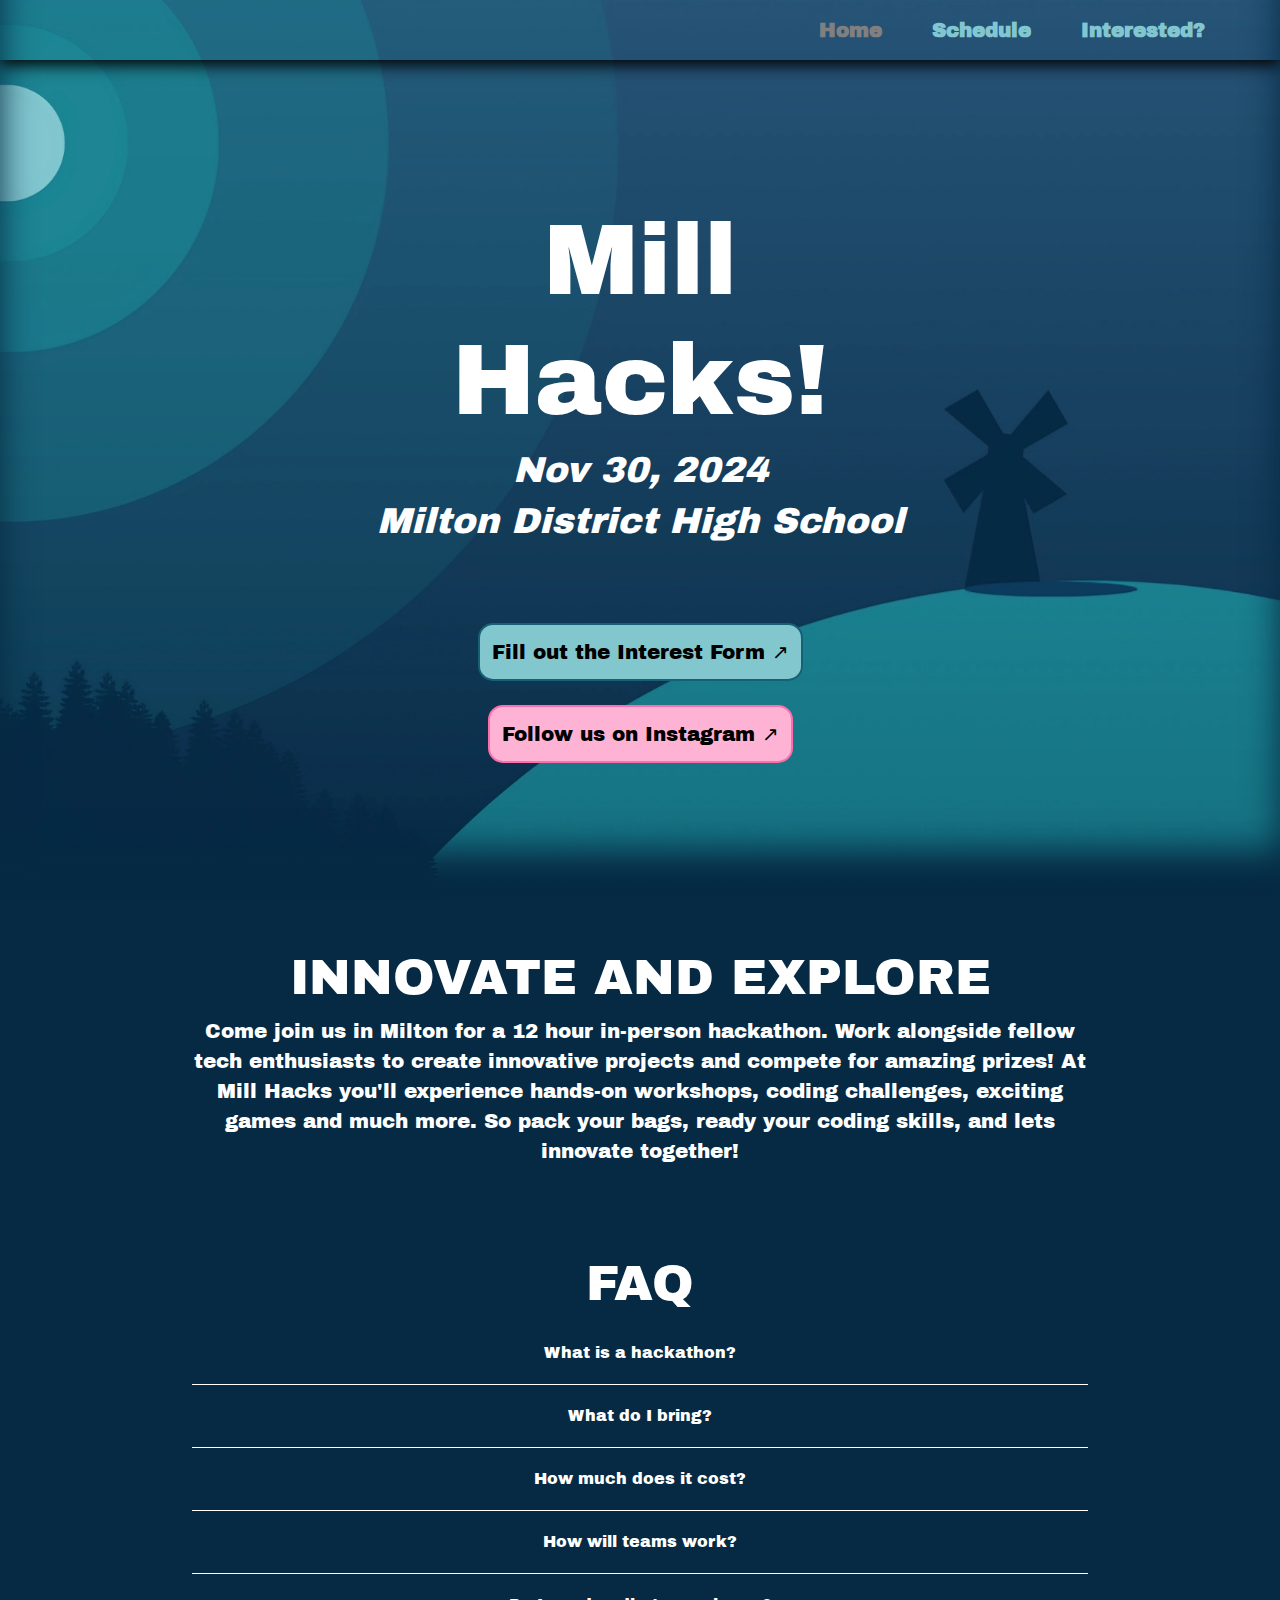
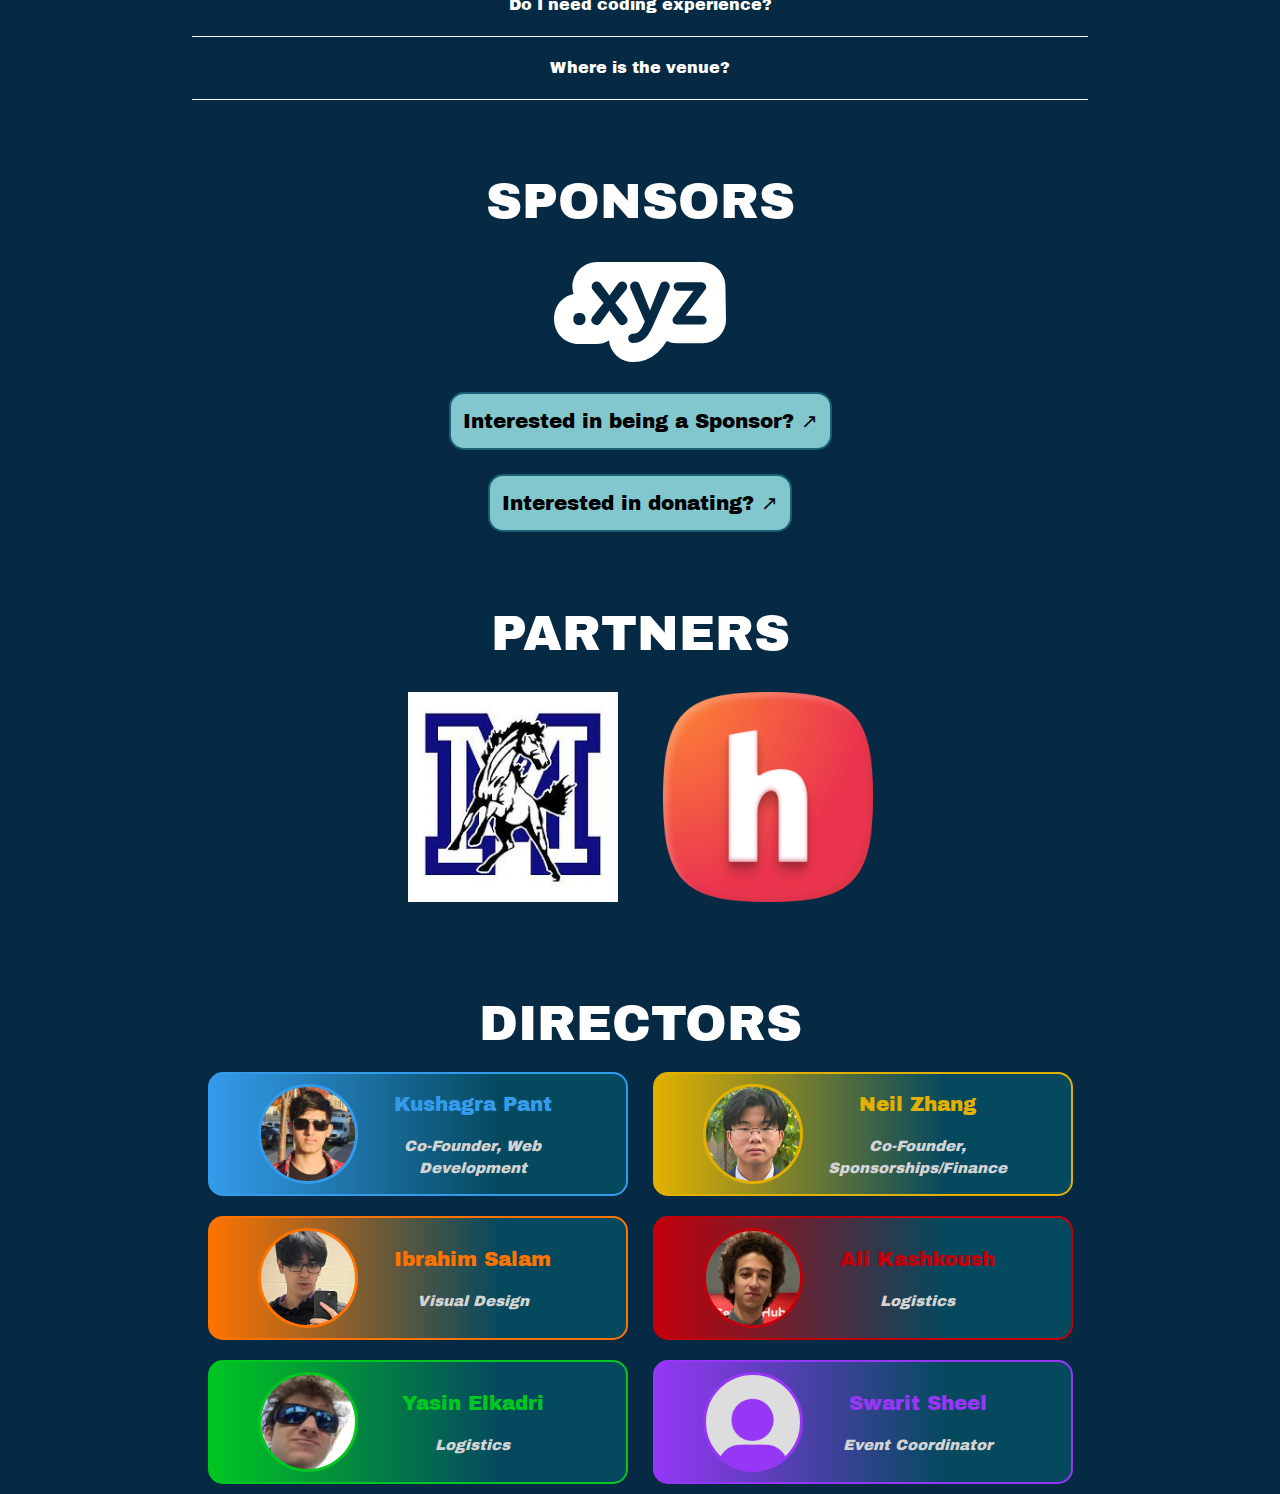
<file: index.html>
<!DOCTYPE html>
<html>
  <head>
    <title>Mill Hacks - A Hackathon Based in Milton, Ontario</title>
    <link rel="icon" href="favicon.png" type="image/png">
    <meta name="viewport" content="width=device-width, initial-scale=1.0">
    <link rel="stylesheet" href="https://cdn.jsdelivr.net/npm/bootstrap@4.0.0/dist/css/bootstrap.min.css"
      integrity="sha384-Gn5384xqQ1aoWXA+058RXPxPg6fy4IWvTNh0E263XmFcJlSAwiGgFAW/dAiS6JXm" crossorigin="anonymous">
    <link href="https://fonts.googleapis.com/css2?family=Archivo+Black&display=swap" rel="stylesheet">
    <link href="https://fonts.googleapis.com/css2?family=Archivo:ital,wght@0,100..900;1,100..900&display=swap"
      rel="stylesheet">
    <link rel="stylesheet" href="millhacks.css">
    </style>
  </head>
  
  <body onload="load()">
    <script src="https://code.jquery.com/jquery-3.2.1.slim.min.js"
      integrity="sha384-KJ3o2DKtIkvYIK3UENzmM7KCkRr/rE9/Qpg6aAZGJwFDMVNA/GpGFF93hXpG5KkN"
      crossorigin="anonymous"></script>
    <script src="https://cdn.jsdelivr.net/npm/popper.js@1.12.9/dist/umd/popper.min.js"
      integrity="sha384-ApNbgh9B+Y1QKtv3Rn7W3mgPxhU9K/ScQsAP7hUibX39j7fakFPskvXusvfa0b4Q"
      crossorigin="anonymous"></script>
    <script src="https://cdn.jsdelivr.net/npm/bootstrap@4.0.0/dist/js/bootstrap.min.js"
      integrity="sha384-JZR6Spejh4U02d8jOt6vLEHfe/JQGiRRSQQxSfFWpi1MquVdAyjUar5+76PVCmYl"
      crossorigin="anonymous"></script>
    <script src="script.js"></script>
  
    <div id="titlepage">
      <div class="star-container" id="star-container"></div>
      <div id="titleforeground">
        <nav>
          <a href="https://www.instagram.com/mill_hacks_" target="_blank">
            <div class="navbutton" id="ig"></div>
          </a>
          <a href="https://forms.gle/Mr39U2jopNAYu6jJ9" target="_blank">
            <div class="navbutton">Interested?</div>
          </a>
          <a href="millschedule.html">
            <div class="navbutton">Schedule</div>
          </a>
          <div class="navbutton">Home</div>
        </nav>
        <div id="titlecontainer">
          <div id="titleinner">
            <h1 class="title">Mill<br>Hacks!</h1>
            <h1 class="title subtitle">Nov 30, 2024</h1>
            <h1 class="title subtitle">Milton District High School</h1>
            <br> <br> <br>
            <a href="https://forms.gle/Mr39U2jopNAYu6jJ9" target="_blank">
              <button class="interestbutton">Fill out the Interest Form ↗</button>
            </a>
            <br> <br>
            <a href="https://www.instagram.com/mill_hacks_" target="_blank">
              <button class="interestbutton" id="ig">Follow us on Instagram ↗</button>
            </a>
          </div>
        </div>
      </div>
    </div>
  
    <div id="container">
      <br> <br>
      <h2>INNOVATE AND EXPLORE</h2>
      <p>Come join us in Milton for a 12 hour in-person hackathon. Work alongside fellow tech enthusiasts to create
        innovative projects and compete for amazing prizes! At Mill Hacks you'll experience hands-on workshops, coding
        challenges, exciting games and much more. So pack your bags, ready your coding skills, and lets innovate together!
      </p>
      <br> <br> <br>
      <h2>FAQ</h2>
  
      <div id="accordion">
        <div class="card">
          <div class="card-header" id="headingOne">
            <h5 class="mb-0">
              <button class="btn btn-link" data-toggle="collapse" data-target="#collapseOne" aria-expanded="true"
                aria-controls="collapseOne">
                What is a hackathon?
              </button>
            </h5>
          </div>
          <div id="collapseOne" class="collapse hide" aria-labelledby="headingOne" data-parent="#accordion">
            <div class="card-body">
              A hackathon is an event where people come together in teams to brainstorm, develop and showcase their
              projects and solutions to a topic. At Mill Hacks, the topic will revelead day of, so be prepared for
              anything!
            </div>
          </div>
        </div>
  
        <div class="card">
          <div class="card-header" id="headingTwo">
            <h5 class="mb-0">
              <button class="btn btn-link" data-toggle="collapse" data-target="#collapseTwo" aria-expanded="true"
                aria-controls="collapseTwo">
                What do I bring?
              </button>
            </h5>
          </div>
          <div id="collapseTwo" class="collapse hide" aria-labelledby="headingTwo" data-parent="#accordion">
            <div class="card-body">
              Bring your laptop, charger, a water bottle, and your winner mindset!
            </div>
          </div>
        </div>
  
        <div class="card">
          <div class="card-header" id="headingThree">
            <h5 class="mb-0">
              <button class="btn btn-link" data-toggle="collapse" data-target="#collapseThree" aria-expanded="true"
                aria-controls="collapseThree">
                How much does it cost?
              </button>
            </h5>
          </div>
          <div id="collapseThree" class="collapse hide" aria-labelledby="headingThree" data-parent="#accordion">
            <div class="card-body">
              Mill Hacks is completely free! We even provide lunch and dinner!
            </div>
          </div>
        </div>
  
        <div class="card">
          <div class="card-header" id="headingFour">
            <h5 class="mb-0">
              <button class="btn btn-link" data-toggle="collapse" data-target="#collapseFour" aria-expanded="true"
                aria-controls="collapseFour">
                How will teams work?
              </button>
            </h5>
          </div>
          <div id="collapseFour" class="collapse hide" aria-labelledby="headingFour" data-parent="#accordion">
            <div class="card-body">
              Your team can be a maximum of 4 people. If you don't have a team, don't worry, we'll help you find one!
            </div>
          </div>
        </div>
  
        <div class="card">
          <div class="card-header" id="headingFive">
            <h5 class="mb-0">
              <button class="btn btn-link" data-toggle="collapse" data-target="#collapseFive" aria-expanded="true"
                aria-controls="collapseFive">
                Do I need coding experience?
              </button>
            </h5>
          </div>
          <div id="collapseFive" class="collapse hide" aria-labelledby="headingFive" data-parent="#accordion">
            <div class="card-body">
              Mill Hacks is open to everyone at all skill levels! It doesn't matter if your completely unfamiliar with
              coding, we'll help you out with our workshops!
            </div>
          </div>
        </div>
  
        <div class="card">
          <div class="card-header" id="headingSix">
            <h5 class="mb-0">
              <button class="btn btn-link" data-toggle="collapse" data-target="#collapseSix" aria-expanded="true"
                aria-controls="collapseSix">
                Where is the venue?
              </button>
            </h5>
          </div>
          <div id="collapseSix" class="collapse hide" aria-labelledby="headingSix" data-parent="#accordion">
            <div class="card-body">
              The hackathon will be held at the Milton District High School in Milton, Ontario on November 30, 2024.
            </div>
          </div>
        </div>
      </div>
  
      <br><br><br>
      <h2>SPONSORS</h2>
      <div id="sponsors-container">
        <img id="logo" src="xyz-logo-white.svg" alt="xyz domains" class="sponsor bronze-sponsor">
      </div>
      <a href="emailus.html">
        <button class="interestbutton">Interested in being a Sponsor? ↗</button>
      </a>
      <br> <br>
      <a href="https://hcb.hackclub.com/donations/start/mill-hacks" target="_blank">
        <button class="interestbutton">Interested in donating? ↗</button>
      </a>

      <br><br><br><br>
      <h2>PARTNERS</h2>
      <img class="partner" src="md.jfif">
      <img class="partner" src="hack-club.png">
      
      <br><br><br><br>
      <h2>DIRECTORS</h2>
      <div class="exec-card" id="kushagra">
        <div class="exec-pfp" id="kushagra"></div>
        <div class="exec-info">
          <p id="kushagra">Kushagra Pant</p>
          <p class="exec-desc">Co-Founder, Web Development</p>
        </div>
      </div>
  
      <div class="exec-card" id="neil">
        <div class="exec-pfp" id="neil"></div>
        <div class="exec-info">
          <p id="neil">Neil Zhang</p>
          <p class="exec-desc">Co-Founder, Sponsorships/Finance</p>
        </div>
      </div>
  
      <br>
  
      <div class="exec-card" id="ibrahim">
        <div class="exec-pfp" id="ibrahim"></div>
        <div class="exec-info">
          <p id="ibrahim">Ibrahim Salam</p>
          <p class="exec-desc">Visual Design</p>
        </div>
      </div>
  
      <div class="exec-card" id="ali">
        <div class="exec-pfp" id="ali"></div>
        <div class="exec-info">
          <p id="ali">Ali Kashkoush</p>
          <p class="exec-desc">Logistics</p>
        </div>
      </div>
  
      <div class="exec-card" id="yasin">
        <div class="exec-pfp" id="yasin"></div>
        <div class="exec-info">
          <p id="yasin">Yasin Elkadri</p>
          <p class="exec-desc">Logistics</p>
        </div>
      </div>
  
      <div class="exec-card" id="swarit">
        <div class="exec-pfp" id="swarit"></div>
        <div class="exec-info">
          <p id="swarit">Swarit Sheel</p>
          <p class="exec-desc">Event Coordinator</p>
        </div>
      </div>
  </body>
</html>
</file>
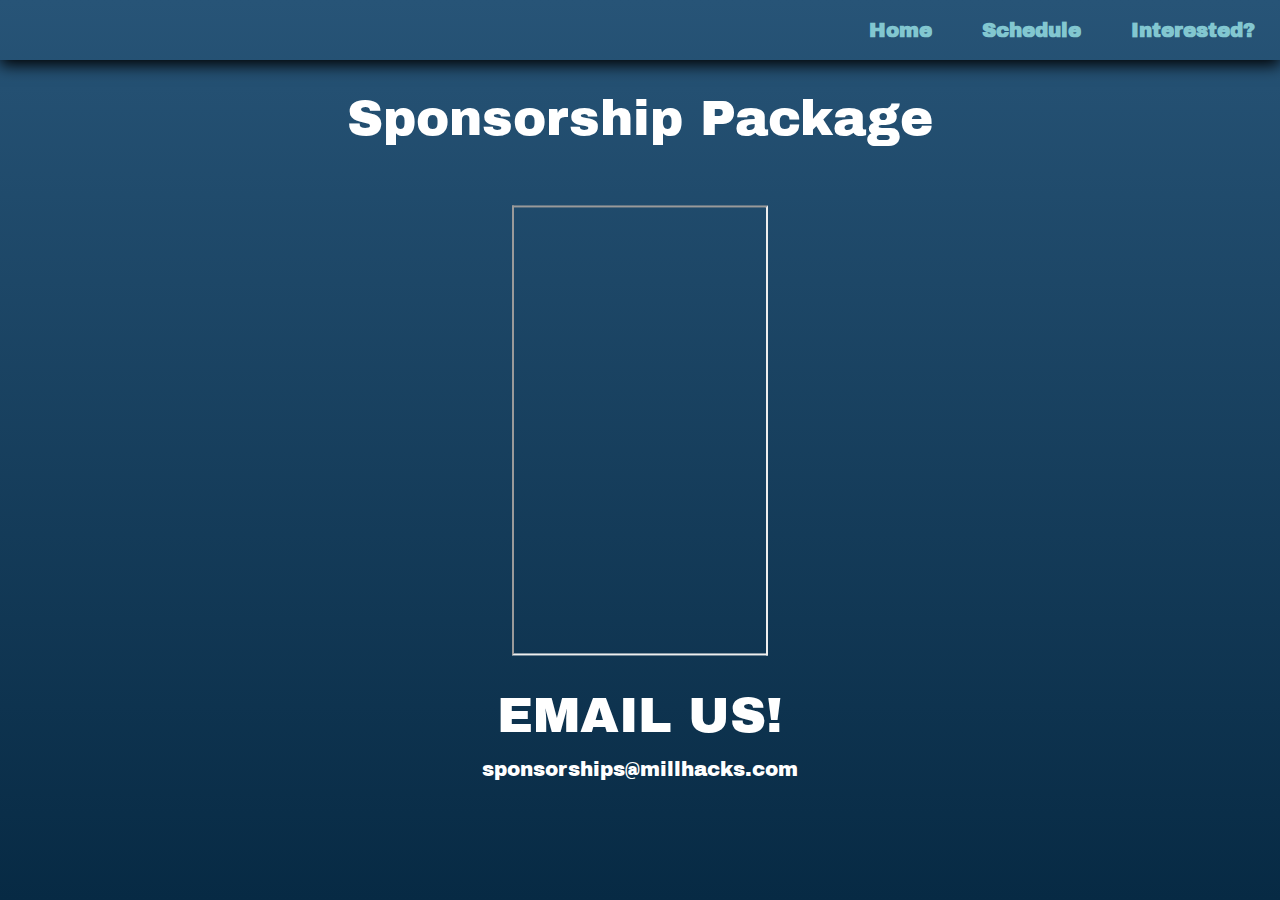
<file: emailus.html>
<!DOCTYPE html>
<html>
    <head>
        <link rel="stylesheet" href="https://cdn.jsdelivr.net/npm/bootstrap@4.0.0/dist/css/bootstrap.min.css" integrity="sha384-Gn5384xqQ1aoWXA+058RXPxPg6fy4IWvTNh0E263XmFcJlSAwiGgFAW/dAiS6JXm" crossorigin="anonymous">
        <link href="https://fonts.googleapis.com/css2?family=Archivo+Black&display=swap" rel="stylesheet">
        <link href="https://fonts.googleapis.com/css2?family=Archivo:ital,wght@0,100..900;1,100..900&display=swap" rel="stylesheet">
        <link rel="stylesheet" href="millhacks.css"></style>
    </head>
    <body id="schedule" onload="setHeight()">
        <script src="script.js"></script>
        <nav id="nav">
            <a href="https://forms.gle/Mr39U2jopNAYu6jJ9" target="_blank">
              <div class="navbutton">Interested?</div>
            </a>
            <a href="millschedule.html">
                <div class= "navbutton">Schedule</div>
            </a>
            <a href="index.html">
                <div class= "navbutton">Home</div>
            </a>
        </nav>
        <div id="titlecontainer">
            <div id="titleinner">
                <h2>Sponsorship Package</h2> <br> <br>
                <iframe id="sponsorship-package" src="Sponsorship-Package.pdf"></iframe>
                <br> <br>
                <h2>EMAIL US!</h2>
                <p>sponsorships@millhacks.com</p>
            </div>
        </div>
    </body>
</html>
</file>
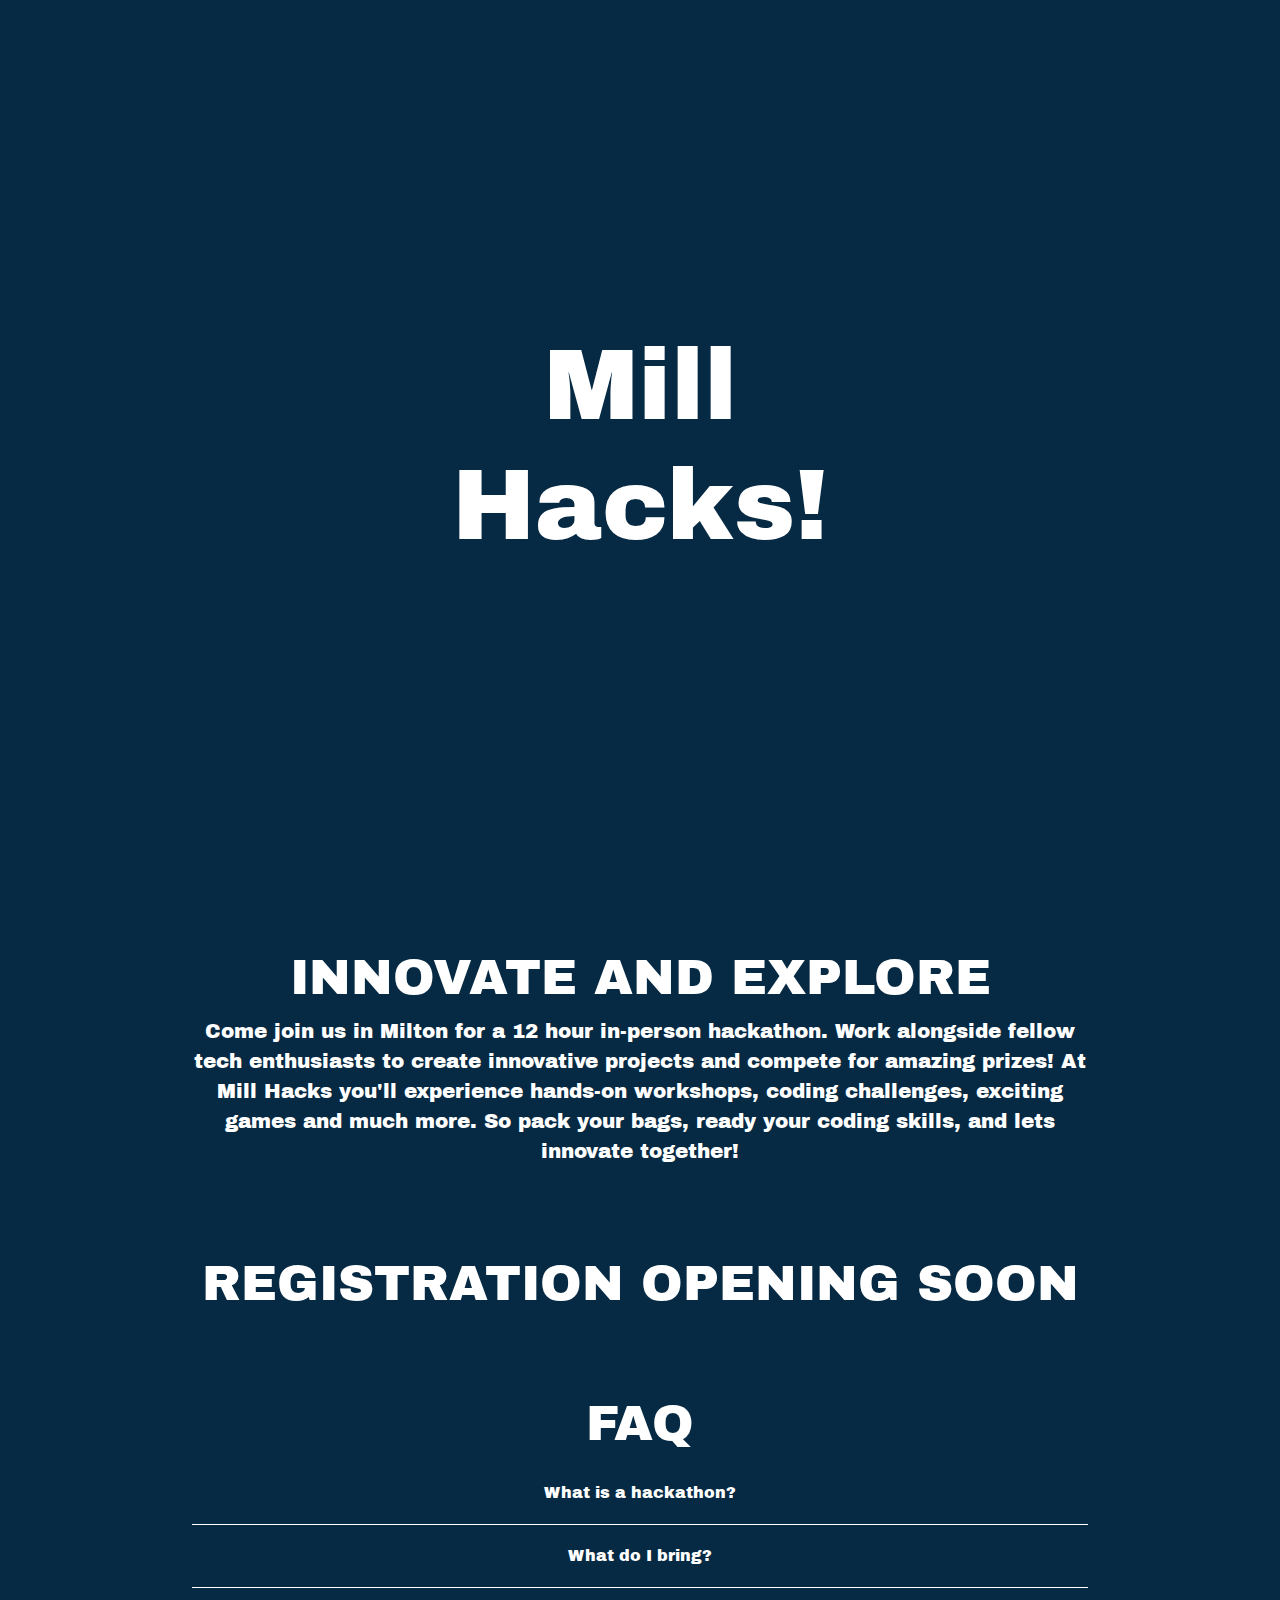
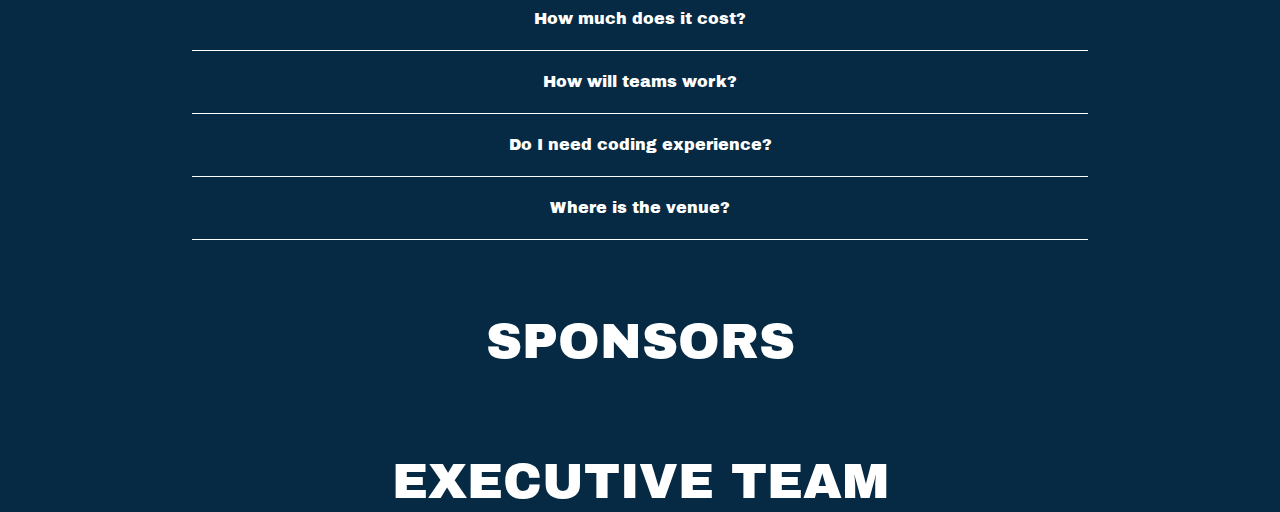
<file: millhacksreal.html>
<!DOCTYPE html>
<html>
<head>
  <link rel="stylesheet" href="https://cdn.jsdelivr.net/npm/bootstrap@4.0.0/dist/css/bootstrap.min.css" integrity="sha384-Gn5384xqQ1aoWXA+058RXPxPg6fy4IWvTNh0E263XmFcJlSAwiGgFAW/dAiS6JXm" crossorigin="anonymous">
  <link href="https://fonts.googleapis.com/css2?family=Archivo+Black&display=swap" rel="stylesheet">
  <link href="https://fonts.googleapis.com/css2?family=Archivo:ital,wght@0,100..900;1,100..900&display=swap" rel="stylesheet">
  <link rel="stylesheet" href="millhacks.css"></style>
</head>
<body>
  <script src="https://code.jquery.com/jquery-3.2.1.slim.min.js" integrity="sha384-KJ3o2DKtIkvYIK3UENzmM7KCkRr/rE9/Qpg6aAZGJwFDMVNA/GpGFF93hXpG5KkN" crossorigin="anonymous"></script>
  <script src="https://cdn.jsdelivr.net/npm/popper.js@1.12.9/dist/umd/popper.min.js" integrity="sha384-ApNbgh9B+Y1QKtv3Rn7W3mgPxhU9K/ScQsAP7hUibX39j7fakFPskvXusvfa0b4Q" crossorigin="anonymous"></script>
  <script src="https://cdn.jsdelivr.net/npm/bootstrap@4.0.0/dist/js/bootstrap.min.js" integrity="sha384-JZR6Spejh4U02d8jOt6vLEHfe/JQGiRRSQQxSfFWpi1MquVdAyjUar5+76PVCmYl" crossorigin="anonymous"></script>
    <div id="titlepage">
        <h1 class = "title">Mill<br>Hacks!</h1>
    </div>
    <div id="container">
      <br> <br>
      <h2>INNOVATE AND EXPLORE</h2>
      <p>Come join us in Milton for a 12 hour in-person hackathon. Work alongside fellow tech enthusiasts to create innovative projects and compete for amazing prizes! At Mill Hacks you'll experience hands-on workshops, coding challenges, exciting games and much more. So pack your bags, ready your coding skills, and lets innovate together!</p>
      <br> <br> <br>
      <h2>REGISTRATION OPENING SOON</h2>
      <br> <br> <br>
      <h2>FAQ</h2>

      <div id="accordion">
        <div class="card">
          <div class="card-header" id="headingOne">
            <h5 class="mb-0">
              <button class="btn btn-link" data-toggle="collapse" data-target="#collapseOne" aria-expanded="true" aria-controls="collapseOne">
                What is a hackathon?
              </button>
            </h5>
          </div>
          <div id="collapseOne" class="collapse hide" aria-labelledby="headingOne" data-parent="#accordion">
            <div class="card-body">
              A hackathon is an event where people come together in teams to brainstorm, develop and showcase their projects and solutions to a topic. At Mill Hacks, the topic will revelead day off, so be prepared for anything!
            </div>
          </div>
        </div>

        <div class="card">
          <div class="card-header" id="headingTwo">
            <h5 class="mb-0">
              <button class="btn btn-link" data-toggle="collapse" data-target="#collapseTwo" aria-expanded="true" aria-controls="collapseTwo">
                What do I bring?
              </button>
            </h5>
          </div>
          <div id="collapseTwo" class="collapse hide" aria-labelledby="headingTwo" data-parent="#accordion">
            <div class="card-body">
              Bring your laptop, charger, a water bottle, and your winner mindset!
            </div>
          </div>
        </div>

        <div class="card">
          <div class="card-header" id="headingThree">
            <h5 class="mb-0">
              <button class="btn btn-link" data-toggle="collapse" data-target="#collapseThree" aria-expanded="true" aria-controls="collapseThree">
                How much does it cost?
              </button>
            </h5>
          </div>
          <div id="collapseThree" class="collapse hide" aria-labelledby="headingThree" data-parent="#accordion">
            <div class="card-body">
              Mill Hacks is completely free! We even provide lunch and dinner!
            </div>
          </div>
        </div>

        <div class="card">
          <div class="card-header" id="headingFour">
            <h5 class="mb-0">
              <button class="btn btn-link" data-toggle="collapse" data-target="#collapseFour" aria-expanded="true" aria-controls="collapseFour">
                How will teams work?
              </button>
            </h5>
          </div>
          <div id="collapseFour" class="collapse hide" aria-labelledby="headingFour" data-parent="#accordion">
            <div class="card-body">
              Your team can be a maximum of 4 people. If you don't have a team, don't worry, we'll help you find one!
            </div>
          </div>
        </div>

        <div class="card">
          <div class="card-header" id="headingFive">
            <h5 class="mb-0">
              <button class="btn btn-link" data-toggle="collapse" data-target="#collapseFive" aria-expanded="true" aria-controls="collapseFive">
                Do I need coding experience?
              </button>
            </h5>
          </div>
          <div id="collapseFive" class="collapse hide" aria-labelledby="headingFive" data-parent="#accordion">
            <div class="card-body">
              Mill Hacks is open to everyone at all skill levels! It doesn't matter if your completely unfamiliar with coding, we'll help you out with our workshops! 
            </div>
          </div>
        </div>

        <div class="card">
          <div class="card-header" id="headingSix">
            <h5 class="mb-0">
              <button class="btn btn-link" data-toggle="collapse" data-target="#collapseSix" aria-expanded="true" aria-controls="collapseSix">
                Where is the venue?
              </button>
            </h5>
          </div>
          <div id="collapseSix" class="collapse hide" aria-labelledby="headingSix" data-parent="#accordion">
            <div class="card-body">
              To Be Determined... But stay tuned!  
            </div>
          </div>
        </div>
      </div>

      <br><br><br>
      <h2>SPONSORS</h2>
      <br><br><br>
      <h2>EXECUTIVE TEAM</h2>

    </div>
  </body>
</html>
</file>
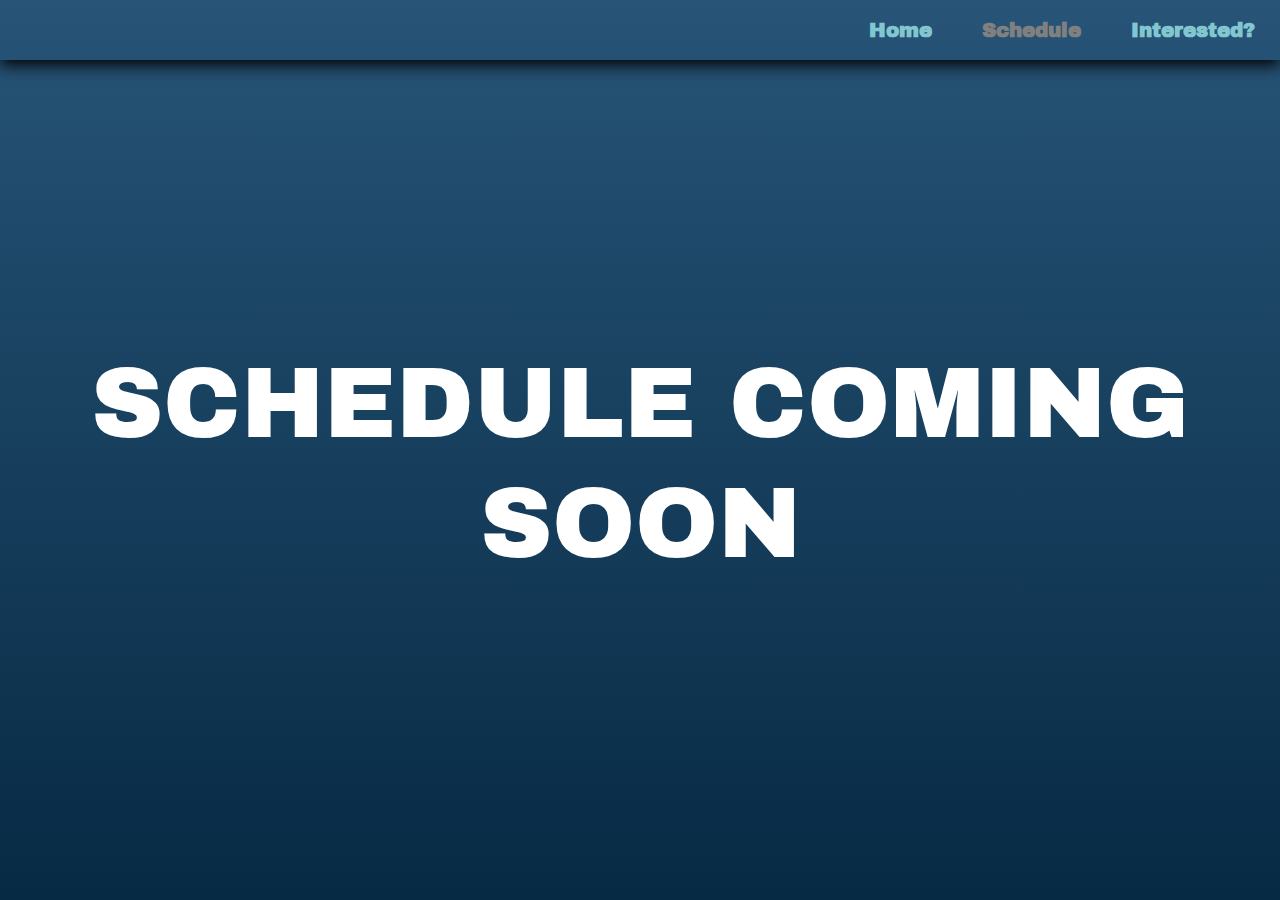
<file: millschedule.html>
<!DOCTYPE html>
<html>
    <head>
        <link rel="stylesheet" href="https://cdn.jsdelivr.net/npm/bootstrap@4.0.0/dist/css/bootstrap.min.css" integrity="sha384-Gn5384xqQ1aoWXA+058RXPxPg6fy4IWvTNh0E263XmFcJlSAwiGgFAW/dAiS6JXm" crossorigin="anonymous">
        <link href="https://fonts.googleapis.com/css2?family=Archivo+Black&display=swap" rel="stylesheet">
        <link href="https://fonts.googleapis.com/css2?family=Archivo:ital,wght@0,100..900;1,100..900&display=swap" rel="stylesheet">
        <link rel="stylesheet" href="millhacks.css"></style>
    </head>
    <body id="schedule" onload="setHeight()">
        <script src="script.js"></script>
        <nav>
            <a href="https://forms.gle/Mr39U2jopNAYu6jJ9" target="_blank">
              <div class="navbutton">Interested?</div>
            </a>
            <div class= "navbutton">Schedule</div>
            <a href="index.html">
                <div class= "navbutton">Home</div>
            </a>
        </nav>

        <div id="titlecontainer">
            <div id="titleinner">
                <h1 class = "title">SCHEDULE COMING SOON</h1>
            </div>
        </div>
    </body>
</html>
</file>
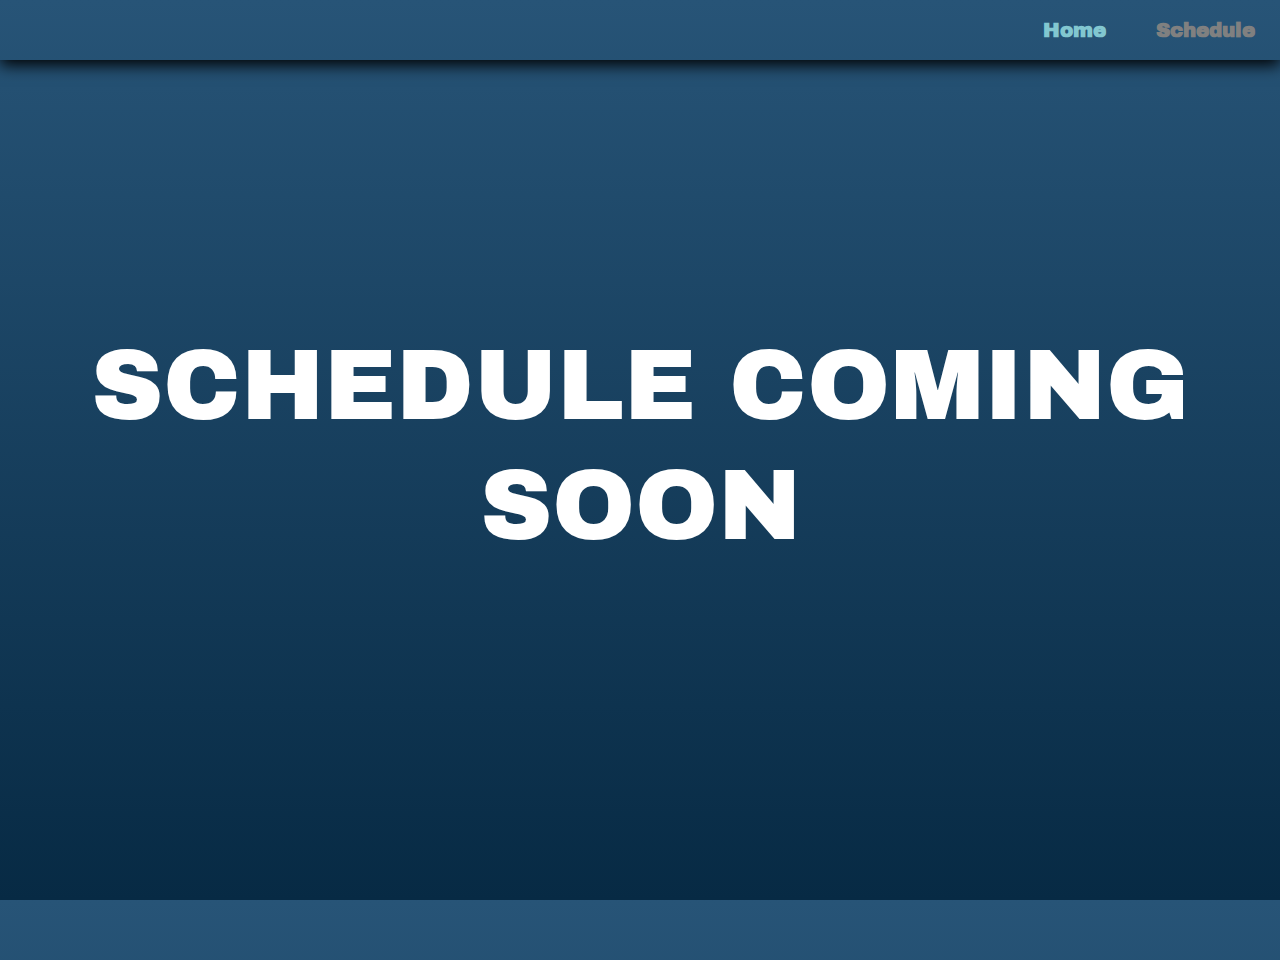
<file: schedule.html>
<!DOCTYPE html>
<html>
    <head>
        <link rel="stylesheet" href="https://cdn.jsdelivr.net/npm/bootstrap@4.0.0/dist/css/bootstrap.min.css" integrity="sha384-Gn5384xqQ1aoWXA+058RXPxPg6fy4IWvTNh0E263XmFcJlSAwiGgFAW/dAiS6JXm" crossorigin="anonymous">
        <link href="https://fonts.googleapis.com/css2?family=Archivo+Black&display=swap" rel="stylesheet">
        <link href="https://fonts.googleapis.com/css2?family=Archivo:ital,wght@0,100..900;1,100..900&display=swap" rel="stylesheet">
        <link rel="stylesheet" href="millhacks.css"></style>
    </head>
    <body id="schedule">
        <nav>
            <div class= "navbutton">Schedule</div>
            <a href="millhacksreal.html">
                <div class= "navbutton">Home</div>
            </a>
        </nav>

        <div id="titlecontainer">
          <h1 class = "title">SCHEDULE COMING SOON<br>&emsp;</h1>
        </div>
    </body>
</html>
</file>
<file: millhacks.css>
body {
    background-color: rgb(6,42,67);
    text-align: center;
    margin: 0;
    padding: 0;
    font-family: "Archivo Black", sans-serif;
    font-weight: bold;
    padding-bottom: 50px;
    height: 100vh;
    overflow-x: hidden;
}
#titlepage{
    display: flex;
    height: 100vh;
    width: 100vw;
    justify-content: center;
    align-items: center;
    position: relative;
}
#titleforeground {
    margin: 0;
    height: 100vh;
    display: block;
    box-shadow: inset 0px -50px 35px 0px #062a43;
}
#titlecontainer{
    height: 100vh;
    display: flex;
    justify-content: center;
    align-items: center;
    width: 100vw;
}
#titleinner{
    display: block;
    transform:translateY(-5%);
}
.title{
    animation: textRotate 18s infinite ease-in-out;
}
nav{
    font-size: 125%;
    height: 60px;
    padding: 0%;
}
nav:hover{
    box-shadow: 0px 5px 15px black;
}

.navbutton{
    float: right;
    color: gray;
    padding: 15px;
    padding-inline: 25px;
}
a .navbutton:hover{
    background-color: rgba(0, 255, 255, 0.3);
}
a .navbutton{
    color: #82c7d0;
}

#schedule{
    background-image: linear-gradient(to bottom, #275477, #072A44);
}

#container{
    margin-inline: 15vw;
}

h1, h2, h5, p, .btn, .btn:hover{
    color: white;
}
h1{
    font-size: 100px;
}
h2 {
    font-size: 50px;
}
p{
    font-size: 20px;
    font-weight: lighter;
}
.card-header, .card{
    background-color: transparent;
    border: none;
}
.card-header{
    border-bottom: 1px white solid;
    color: white;
}
.card-body{
    color: white;
    font-family: "Archivo";
    font-weight: lighter;
}
.interestbutton{
    font-size: 20px;
    padding: 12px;
    border-radius: 15px;
    background-color: #82C7CE;
    border: #186076 2px solid;
    transition: transform 0.6s;
}
.interestbutton:hover{
    transform: scale(1.2);
    opacity: 70%;
}

.star-container {
    background-image: url(millhacksbg.png);
    background-repeat: no-repeat;
    background-size: cover;
    background-position: bottom;
    background-position-x: center;
    position: absolute;
    width: 100%;
    height: 100%;
    top: 0;
    left: 0;
    z-index: -5;
}
.star {
    position: absolute;
    background-color: white;
    transform: rotate(45deg);
    opacity: 0;
    animation: twinkle 2s infinite ease-in-out;
}

@media (max-width: 480px){
    .star-container{
        background-image: url(squarebg.png);
    }

    nav{
        display: flex;
        justify-content: center;
    }

    .navbutton{
        display: inline-block;
        padding-inline: 10px;
    }

    h1{
        font-size: 70px;
    }

    h2{
        font-size: 40px;   
    }

    #container{
        margin-inline: 7vw;
    }
}
@keyframes twinkle {
    0%, 100% {
      opacity: 0;
    }
    70% {
      opacity: 1;
    }
}

@keyframes textRotate {
  0% {text-shadow: cyan 9px 9px 50px;}
  25% {text-shadow: #0bdaa6 10px -10px 80px;}
  70% {text-shadow:  #ebf561 -15px -11px 100px;}
  75% {text-shadow: #0bdaa6 -10px 10px 80px;}
  100% {text-shadow: cyan 9px 9px 50px;}
}

#ig.interestbutton{
    background-color: #ffb3d4;
    border-color: #FF6DAC;
}

#ig.navbutton{
}

.exec-card{
    border-radius: 15px;
    height: fit-content;
    width: 420px;
    border: 2px solid white;
    display: inline-flex;
    align-items: center;
    justify-content: center;
    margin: 10px;
    background-color: rgb(0, 255, 255, 0.15);
}

.exec-card:hover{
    background-color: rgb(255, 255, 255, 0.25);
}

.exec-pfp{
    width: 100px;
    height: 100px;
    margin: 10px;
    border-radius: 100%;
    border: 2px solid white;
    background-image: url(pfps/default_pfp.png);
    background-position: center;
    background-size: cover;
    margin-right: 15px;
    border-width: 3px;
}

.exec-info{
    margin-right: 15px;
}

.exec-desc{
    color: lightgray;
    font-style: italic;
    font-weight: 100;
    width: 200px;
    font-size: 15px;
    margin-bottom: 0px;
}

#kushagra.exec-card{
    background-image: linear-gradient(90deg, #349beb 0%, rgba(0,0,0,0) 70%, rgba(0,0,0,0) 100%);
}
#kushagra{
    border-color: #349beb;
    color: #349beb;
}
#kushagra.exec-pfp{
    background-image: url(pfps/kushagra.png);
}
#neil.exec-card{
    background-image: linear-gradient(90deg, #E2B100 0%, rgba(0,0,0,0) 70%, rgba(0,0,0,0) 100%);
}
#neil{
    border-color: #E2B100;
    color: #E2B100;
}
#neil.exec-pfp{
    background-image: url(pfps/neil.jpg);
    background-position-y: -20px;
}
#ibrahim.exec-card{
    background-image: linear-gradient(90deg, #ff7300 0%, rgba(0,0,0,0) 70%, rgba(0,0,0,0) 100%);
}
#ibrahim{
    border-color: #ff7300;
    color: #ff7300;
}
#ibrahim.exec-pfp{
    background-image: url(pfps/ibrahim.png);
}
#ali.exec-card{
    background-image: linear-gradient(90deg, #c2000a 0%, rgba(0,0,0,0) 70%, rgba(0,0,0,0) 100%);
}
#ali{
    border-color: #c2000a;
    color: #c2000a;
}
#ali.exec-pfp{
    background-image: url(pfps/ali.png);
}
#yasin.exec-card{
    background-image: linear-gradient(90deg, #00C621 0%, rgba(0,0,0,0) 70%, rgba(0,0,0,0) 100%);
}
#yasin{
    border-color: #00C621;
    color: #00C621;
}
#yasin.exec-pfp{
    background-image: url(pfps/yasin.png);
}
#swarit.exec-card{
    background-image: linear-gradient(90deg, #9637f6 0%, rgba(0,0,0,0) 70%, rgba(0,0,0,0) 100%);
}
#swarit{
    border-color: #9637f6;
    color: #9637f6;
}
#swarit.exec-pfp{
    background-color: #9637f6;
}

#sponsors-container{
    margin: 20px;
    display: block;
}

.sponsor{
    margin: 10px;
    transition: transform 0.6s;
}

.bronze-sponsor{
    height: 100px;
}

.subtitle{
    font-size: 36px;
    font-style: italic;
}

#sponsorship-package{
    width: 20vw;
    height: 50vh;
}

#sidenav-container {
    display: none;
}

.partner{
    margin: 20px;
    height: 210px;
    transition: transform 0.6s;
}

.partner:hover, .sponsor:hover{
    transform: scale(0.8);
}

@media (max-width: 600px){
    .exec-card{
        width: 100%;
    }

    .exec-pfp{
        width: 50px;
        height: 50px;
    }

    p{
        margin-bottom: 5px;
    }
}
</file>
